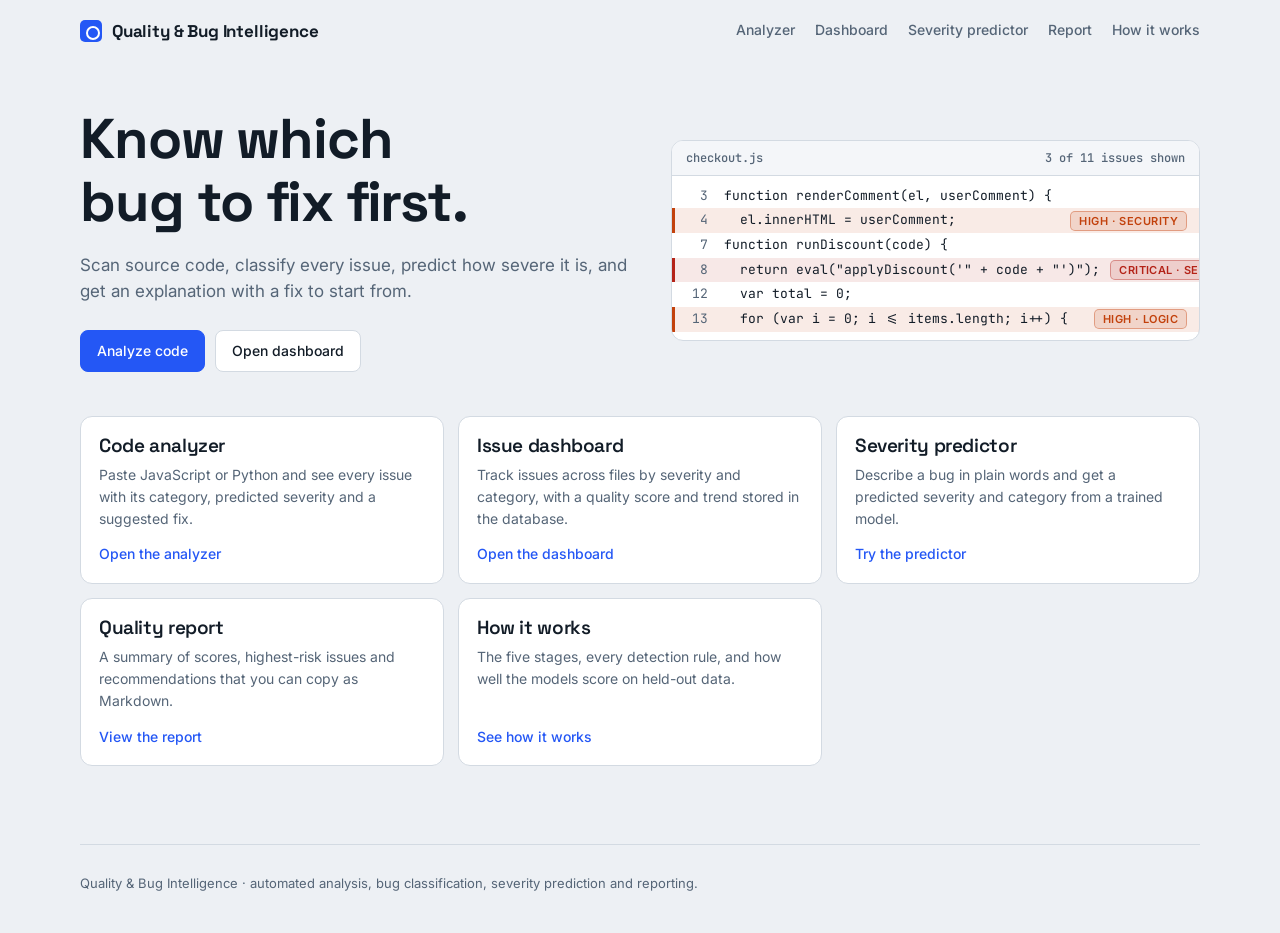
<file: frontend/index.html>
<!doctype html>
<html lang="en">
<head>
<meta charset="utf-8">
<meta name="viewport" content="width=device-width, initial-scale=1, viewport-fit=cover">
<meta name="description" content="Scan code, classify bugs, predict severity, and get a quality report.">
<title>Quality &amp; Bug Intelligence</title>
<link rel="stylesheet" href="https://fonts.googleapis.com/css2?family=Inter:wght@400;500;600&family=JetBrains+Mono:wght@400;500&family=Space+Grotesk:wght@500;600;700&display=swap">
<link rel="stylesheet" href="css/style.css">
</head>
<body>
<div class="wrap">
<header class="top">
  <a class="brand" href="index.html"><i aria-hidden="true"></i>Quality &amp; Bug Intelligence</a>
  <nav class="nav" aria-label="Main"><a href="analyzer.html">Analyzer</a><a href="dashboard.html">Dashboard</a><a href="predictor.html">Severity predictor</a><a href="report.html">Report</a><a href="how-it-works.html">How it works</a></nav>
</header>
<main>
<div class="hero">
  <div>
    <h1>Know which bug to fix first.</h1>
    <p class="lede">Scan source code, classify every issue, predict how severe it is, and get an explanation with a fix to start from.</p>
    <div class="cta">
      <a class="btn primary" href="analyzer.html">Analyze code</a>
      <a class="btn" href="dashboard.html">Open dashboard</a>
    </div>
  </div>
  <div class="peek" aria-label="Example of flagged lines">
    <div class="peek-bar"><span>checkout.js</span><span>3 of 11 issues shown</span></div>
    <div class="peek-body">
      <div class="pl"><span class="n">3</span><span>function renderComment(el, userComment) {</span><span></span></div>
      <div class="pl flag sev-high"><span class="n">4</span><span>  el.innerHTML = userComment;</span><span class="pill sev-high">High · Security</span></div>
      <div class="pl"><span class="n">7</span><span>function runDiscount(code) {</span><span></span></div>
      <div class="pl flag sev-critical"><span class="n">8</span><span>  return eval("applyDiscount('" + code + "')");</span><span class="pill sev-critical">Critical · Security</span></div>
      <div class="pl"><span class="n">12</span><span>  var total = 0;</span><span></span></div>
      <div class="pl flag sev-high"><span class="n">13</span><span>  for (var i = 0; i &lt;= items.length; i++) {</span><span class="pill sev-high">High · Logic</span></div>
    </div>
  </div>
</div>
<div class="fcards">
  <a class="fcard" href="analyzer.html"><h2>Code analyzer</h2><p>Paste JavaScript or Python and see every issue with its category, predicted severity and a suggested fix.</p><span class="go">Open the analyzer</span></a>
  <a class="fcard" href="dashboard.html"><h2>Issue dashboard</h2><p>Track issues across files by severity and category, with a quality score and trend stored in the database.</p><span class="go">Open the dashboard</span></a>
  <a class="fcard" href="predictor.html"><h2>Severity predictor</h2><p>Describe a bug in plain words and get a predicted severity and category from a trained model.</p><span class="go">Try the predictor</span></a>
  <a class="fcard" href="report.html"><h2>Quality report</h2><p>A summary of scores, highest-risk issues and recommendations that you can copy as Markdown.</p><span class="go">View the report</span></a>
  <a class="fcard" href="how-it-works.html"><h2>How it works</h2><p>The five stages, every detection rule, and how well the models score on held-out data.</p><span class="go">See how it works</span></a>
</div>
</main>
<footer>Quality &amp; Bug Intelligence · automated analysis, bug classification, severity prediction and reporting.</footer>
</div>
</body>
</html>
</file>
<file: frontend/css/style.css>
:root{color-scheme:light}
body{margin:0}
[hidden]{display:none!important}
img{max-width:100%}

/* Layout: a working instrument panel. Cool grey ground, white work surfaces, one cobalt accent.
   Severity colors are semantic and separate from the accent. Code and numbers in mono. */
:root{
  --bg:#EDF0F4; --surface:#FFFFFF; --surface2:#F4F6F9; --ink:#121C27; --muted:#556577; --line:#D3DAE2;
  --accent:#2457F5; --accent-ink:#FFFFFF;
  --crit:#B42318; --high:#C2410C; --med:#8A5A00; --low:#1F7A4D;
  --font-display:"Space Grotesk","Inter",system-ui,sans-serif;
  --font-body:"Inter",system-ui,-apple-system,"Segoe UI",sans-serif;
  --font-mono:"JetBrains Mono",ui-monospace,"SFMono-Regular",Menlo,Consolas,monospace;
}
@media (prefers-color-scheme: dark){
  :root:not([data-theme="light"]){
    --bg:#0D131A; --surface:#141C25; --surface2:#1A242F; --ink:#E7EDF3; --muted:#93A4B5; --line:#273443;
    --accent:#7AA2FF; --accent-ink:#0D131A;
    --crit:#FF7B72; --high:#FFA163; --med:#E3B341; --low:#56D39B; color-scheme:dark;
  }
}
:root[data-theme="dark"]{
  --bg:#0D131A; --surface:#141C25; --surface2:#1A242F; --ink:#E7EDF3; --muted:#93A4B5; --line:#273443;
  --accent:#7AA2FF; --accent-ink:#0D131A;
  --crit:#FF7B72; --high:#FFA163; --med:#E3B341; --low:#56D39B; color-scheme:dark;
}
*{box-sizing:border-box}
body{
  background:var(--bg); color:var(--ink); font-family:var(--font-body); font-size:15px; line-height:1.55;
  padding-left:max(16px,env(safe-area-inset-left,0px)); padding-right:max(16px,env(safe-area-inset-right,0px)); padding-block:0;
}
.wrap{max-width:1120px;margin:0 auto}
h1,h2,h3,h4{font-family:var(--font-display);letter-spacing:-.02em;text-wrap:balance;margin:0;line-height:1.12}
p{margin:0}
a{color:var(--accent)}
button,select,textarea{font:inherit;color:inherit}
:focus-visible{outline:2px solid var(--accent);outline-offset:2px}
code,pre,.mono{font-family:var(--font-mono)}
.sev-critical{--c:var(--crit)} .sev-high{--c:var(--high)} .sev-medium{--c:var(--med)} .sev-low{--c:var(--low)}

/* top bar */
.top{display:flex;flex-wrap:wrap;gap:12px 28px;align-items:center;justify-content:space-between;padding-block:18px}
.brand{font-family:var(--font-display);font-weight:700;font-size:17px;letter-spacing:-.01em;display:flex;align-items:center;gap:10px}
.brand i{width:22px;height:22px;border-radius:5px;background:var(--accent);display:inline-block;position:relative}
.brand i::after{content:"";position:absolute;left:6px;top:6px;width:10px;height:10px;border:2px solid var(--accent-ink);border-radius:50%}
.nav{display:flex;flex-wrap:wrap;gap:4px 20px}
.nav a{color:var(--muted);text-decoration:none;font-size:14px;font-weight:500}
.nav a:hover{color:var(--ink)}

/* hero */
.hero{display:grid;grid-template-columns:1.05fr 1fr;gap:36px;align-items:center;padding-block:34px 44px}
.hero h1{font-size:clamp(34px,5.2vw,56px);font-weight:700}
.hero .lede{color:var(--muted);font-size:17px;max-width:52ch;margin-top:18px}
.cta{display:flex;flex-wrap:wrap;gap:10px;margin-top:26px}
.btn{display:inline-flex;align-items:center;gap:8px;border:1px solid var(--line);background:var(--surface);color:var(--ink);border-radius:8px;padding:9px 16px;font-weight:500;font-size:14px;cursor:pointer;text-decoration:none}
.btn:hover{border-color:var(--accent)}
.btn.primary{background:var(--accent);color:var(--accent-ink);border-color:var(--accent)}
.btn.small{padding:6px 11px;font-size:13px}
.peek{background:var(--surface);border:1px solid var(--line);border-radius:12px;overflow:hidden;min-width:0}
.peek-bar{display:flex;justify-content:space-between;gap:10px;padding:9px 14px;border-bottom:1px solid var(--line);background:var(--surface2);font:500 12px var(--font-mono);color:var(--muted)}
.peek-body{padding:8px 0;overflow-x:auto}
.pl{display:grid;grid-template-columns:42px minmax(max-content,1fr) auto;gap:0 10px;align-items:center;font:13px/1.9 var(--font-mono);padding-right:12px;white-space:pre}
.pl .n{color:var(--muted);text-align:right;padding-right:6px}
.pl.flag{background:color-mix(in srgb,var(--c) 10%,transparent);box-shadow:inset 3px 0 0 var(--c)}

/* sections */
section{padding-block:34px}
.sec-head{display:flex;flex-direction:column;gap:8px;margin-bottom:20px;max-width:70ch}
.sec-head h2{font-size:clamp(24px,3.2vw,32px);font-weight:700}
.sec-head p{color:var(--muted)}
.card{background:var(--surface);border:1px solid var(--line);border-radius:12px;padding:18px;min-width:0}
.card h3{font-size:15px;font-weight:600;letter-spacing:-.005em;margin-bottom:12px}
.two{display:grid;grid-template-columns:1.25fr 1fr;gap:18px}
.two>*{min-width:0}
.stack{display:flex;flex-direction:column;gap:18px}
.label{font:600 11px var(--font-body);letter-spacing:.08em;text-transform:uppercase;color:var(--muted)}
.toolbar{display:flex;flex-wrap:wrap;gap:8px;align-items:center;margin-bottom:10px}
.toolbar .grow{flex:1}
select{background:var(--surface2);border:1px solid var(--line);border-radius:8px;padding:7px 10px;font-size:13px}
textarea{width:100%;background:var(--surface2);border:1px solid var(--line);border-radius:8px;padding:12px;font:13px/1.6 var(--font-mono);resize:vertical;min-height:300px;tab-size:2}

/* summary */
.score-row{display:flex;align-items:baseline;gap:12px;flex-wrap:wrap}
.score{font:700 56px/1 var(--font-display);letter-spacing:-.03em;font-variant-numeric:tabular-nums}
.grade{font:600 15px var(--font-mono);padding:3px 9px;border-radius:6px;border:1px solid var(--line);background:var(--surface2)}
.sub{color:var(--muted);font-size:13px}
.chips{display:flex;flex-wrap:wrap;gap:6px;margin-top:12px}
.chip{font-size:12px;padding:3px 9px;border-radius:999px;border:1px solid var(--line);background:var(--surface2);color:var(--muted);cursor:pointer}
button.chip:hover{border-color:var(--accent);color:var(--ink)}
.pill{display:inline-block;font:600 11px var(--font-body);letter-spacing:.04em;text-transform:uppercase;padding:2px 8px;border-radius:5px;color:var(--c);background:color-mix(in srgb,var(--c) 13%,transparent);border:1px solid color-mix(in srgb,var(--c) 38%,transparent);white-space:nowrap}
.kv{display:grid;grid-template-columns:repeat(auto-fit,minmax(120px,1fr));gap:12px;margin-top:16px}
.kv b{display:block;font:600 18px var(--font-mono);font-variant-numeric:tabular-nums}
.kv span{font-size:12px;color:var(--muted)}

/* annotated code */
.code{background:var(--surface2);border:1px solid var(--line);border-radius:8px;max-height:360px;overflow:auto;padding:6px 0}
.cl{display:grid;grid-template-columns:44px minmax(max-content,1fr);font:12.5px/1.75 var(--font-mono);white-space:pre}
.cl .ln{color:var(--muted);text-align:right;padding-right:12px;user-select:none}
.cl.flag{background:color-mix(in srgb,var(--c) 11%,transparent);box-shadow:inset 3px 0 0 var(--c)}

/* findings */
.flist{list-style:none;margin:0;padding:0;display:flex;flex-direction:column;gap:8px}
.finding{border:1px solid var(--line);border-radius:10px;background:var(--surface)}
.finding summary{list-style:none;cursor:pointer;display:grid;grid-template-columns:auto 1fr auto;gap:4px 12px;align-items:center;padding:11px 14px}
.finding summary::-webkit-details-marker{display:none}
.finding summary:hover{background:var(--surface2);border-radius:10px}
.ftitle{font-weight:600}
.fmeta{grid-column:2;font:12px var(--font-mono);color:var(--muted);overflow-wrap:anywhere}
.frisk{grid-row:1;grid-column:3;font:500 12px var(--font-mono);color:var(--muted)}
.fbody{padding:4px 14px 14px;display:flex;flex-direction:column;gap:10px;border-top:1px solid var(--line)}
.fbody p{font-size:14px}
.fbody pre{margin:0;padding:10px 12px;background:var(--surface2);border:1px solid var(--line);border-radius:8px;overflow-x:auto;font-size:12.5px;line-height:1.6}
.fbody pre.fix{border-color:color-mix(in srgb,var(--low) 45%,var(--line))}
.model{font:12px var(--font-mono);color:var(--muted)}
.empty{padding:22px;border:1px dashed var(--line);border-radius:10px;color:var(--muted);text-align:center}

/* dashboard */
.metrics{display:grid;grid-template-columns:repeat(auto-fit,minmax(170px,1fr));gap:14px;margin-bottom:18px}
.metric{background:var(--surface);border:1px solid var(--line);border-radius:12px;padding:14px 16px}
.metric b{display:block;font:700 32px/1.1 var(--font-display);letter-spacing:-.02em;font-variant-numeric:tabular-nums;margin-top:6px}
.metric small{color:var(--muted);font-size:12px}
.charts{display:grid;grid-template-columns:repeat(auto-fit,minmax(min(100%,320px),1fr));gap:18px;margin-bottom:18px}
.bar-row{display:grid;grid-template-columns:140px 1fr 34px;gap:10px;align-items:center;font-size:13px;margin-bottom:8px}
.bar-row .lab{overflow:hidden;text-overflow:ellipsis;white-space:nowrap}
.track{height:10px;background:var(--surface2);border-radius:5px;overflow:hidden;border:1px solid var(--line)}
.fill{height:100%;background:var(--c,var(--accent));width:0;transition:width .5s ease}
.bar-row b{font:500 12px var(--font-mono);text-align:right}
svg.trend{width:100%;height:auto;display:block}
.tl{fill:none;stroke:var(--accent);stroke-width:2;stroke-linejoin:round}
.ta{fill:var(--accent);fill-opacity:.12;stroke:none}
.tg{stroke:var(--line);stroke-width:1;fill:none}
.tt{fill:var(--muted);font:10px var(--font-mono)}
.tp{fill:var(--accent);stroke:none}
.tw{overflow-x:auto}
table{border-collapse:collapse;width:100%;font-size:13px}
th{font:600 11px var(--font-body);letter-spacing:.06em;text-transform:uppercase;color:var(--muted);text-align:left;padding:8px 10px;border-bottom:1px solid var(--line);white-space:nowrap}
td{padding:9px 10px;border-bottom:1px solid var(--line);vertical-align:middle}
td.num{font:13px var(--font-mono);font-variant-numeric:tabular-nums}
td .mini{display:inline-block;width:70px;height:8px;border-radius:4px;background:var(--surface2);border:1px solid var(--line);vertical-align:middle;margin-right:8px;overflow:hidden}
td .mini i{display:block;height:100%;background:var(--c)}
.x{background:none;border:0;color:var(--muted);cursor:pointer;font-size:16px;padding:2px 8px;border-radius:6px}
.x:hover{color:var(--crit)}
.filters{display:flex;flex-wrap:wrap;gap:8px;align-items:center;margin-bottom:12px}

/* triage */
.tri-out{display:flex;flex-direction:column;gap:6px;margin-top:14px}
.big{font:700 28px var(--font-display);letter-spacing:-.02em;color:var(--c)}

/* report */
.report{max-width:860px}
.report h3{font-size:22px;margin-bottom:6px}
.report h4{font-size:15px;margin:20px 0 8px}
.report p,.report li{font-size:14px}
.report ul{margin:6px 0;padding-left:20px;display:flex;flex-direction:column;gap:4px}
.report .tw{margin:6px 0}
.report code{font-size:12.5px;background:var(--surface2);padding:1px 5px;border-radius:4px}
details.src{margin-top:14px}
details.src summary{cursor:pointer;color:var(--muted);font-size:13px}
details.src textarea{min-height:220px;margin-top:8px}

/* pipeline */
.steps{list-style:none;margin:0;padding:0;display:grid;grid-template-columns:repeat(auto-fit,minmax(190px,1fr));gap:0;border:1px solid var(--line);border-radius:12px;overflow:hidden;background:var(--surface)}
.steps li{padding:16px;border-right:1px solid var(--line);border-bottom:1px solid var(--line);margin:0 -1px -1px 0}
.steps b{display:block;font:600 15px var(--font-display);margin-bottom:6px}
.steps span{font-size:13px;color:var(--muted)}
.note{margin-top:18px;padding:14px 16px;border:1px solid var(--line);border-radius:10px;background:var(--surface);font-size:13.5px;color:var(--muted);max-width:80ch}
footer{padding-block:28px 40px;color:var(--muted);font-size:13px;border-top:1px solid var(--line);margin-top:20px}

@media (max-width:860px){
  .hero,.two{grid-template-columns:1fr}
  .hero{padding-block:18px 28px}
  .bar-row{grid-template-columns:84px 1fr 30px}
}
@media (prefers-reduced-motion:reduce){.fill{transition:none}}

/* multi-page additions */
a.brand{color:var(--ink);text-decoration:none}
.nav a{padding-bottom:3px}
.nav a[aria-current="page"]{color:var(--ink);box-shadow:0 2px 0 var(--accent)}
main{padding-block:12px 28px}
.sec-head h1{font-size:clamp(28px,4vw,40px);font-weight:700}
.fcards{display:grid;grid-template-columns:repeat(auto-fit,minmax(min(100%,300px),1fr));gap:14px;margin-bottom:30px}
.fcard{display:flex;flex-direction:column;gap:8px;background:var(--surface);border:1px solid var(--line);border-radius:12px;padding:18px;text-decoration:none;color:var(--ink)}
.fcard:hover{border-color:var(--accent)}
.fcard h2{font-size:19px;font-weight:600}
.fcard p{color:var(--muted);font-size:14px}
.fcard .go{margin-top:auto;padding-top:6px;color:var(--accent);font-weight:500;font-size:14px}
main > .card + .card{margin-top:18px}

/* backend connection banner and small additions */
.banner{margin:8px 0 18px;padding:12px 16px;border:1px solid color-mix(in srgb,var(--crit) 45%,var(--line));background:color-mix(in srgb,var(--crit) 8%,var(--surface));border-radius:10px;font-size:14px}
.banner code{font-size:12.5px;background:var(--surface2);padding:1px 5px;border-radius:4px}
.metrics-row{display:grid;grid-template-columns:repeat(auto-fit,minmax(140px,1fr));gap:12px;margin:12px 0}
.metrics-row b{display:block;font:600 22px var(--font-mono)}
.metrics-row span{font-size:12px;color:var(--muted)}
.err{color:var(--crit);font-size:14px}
</file>
